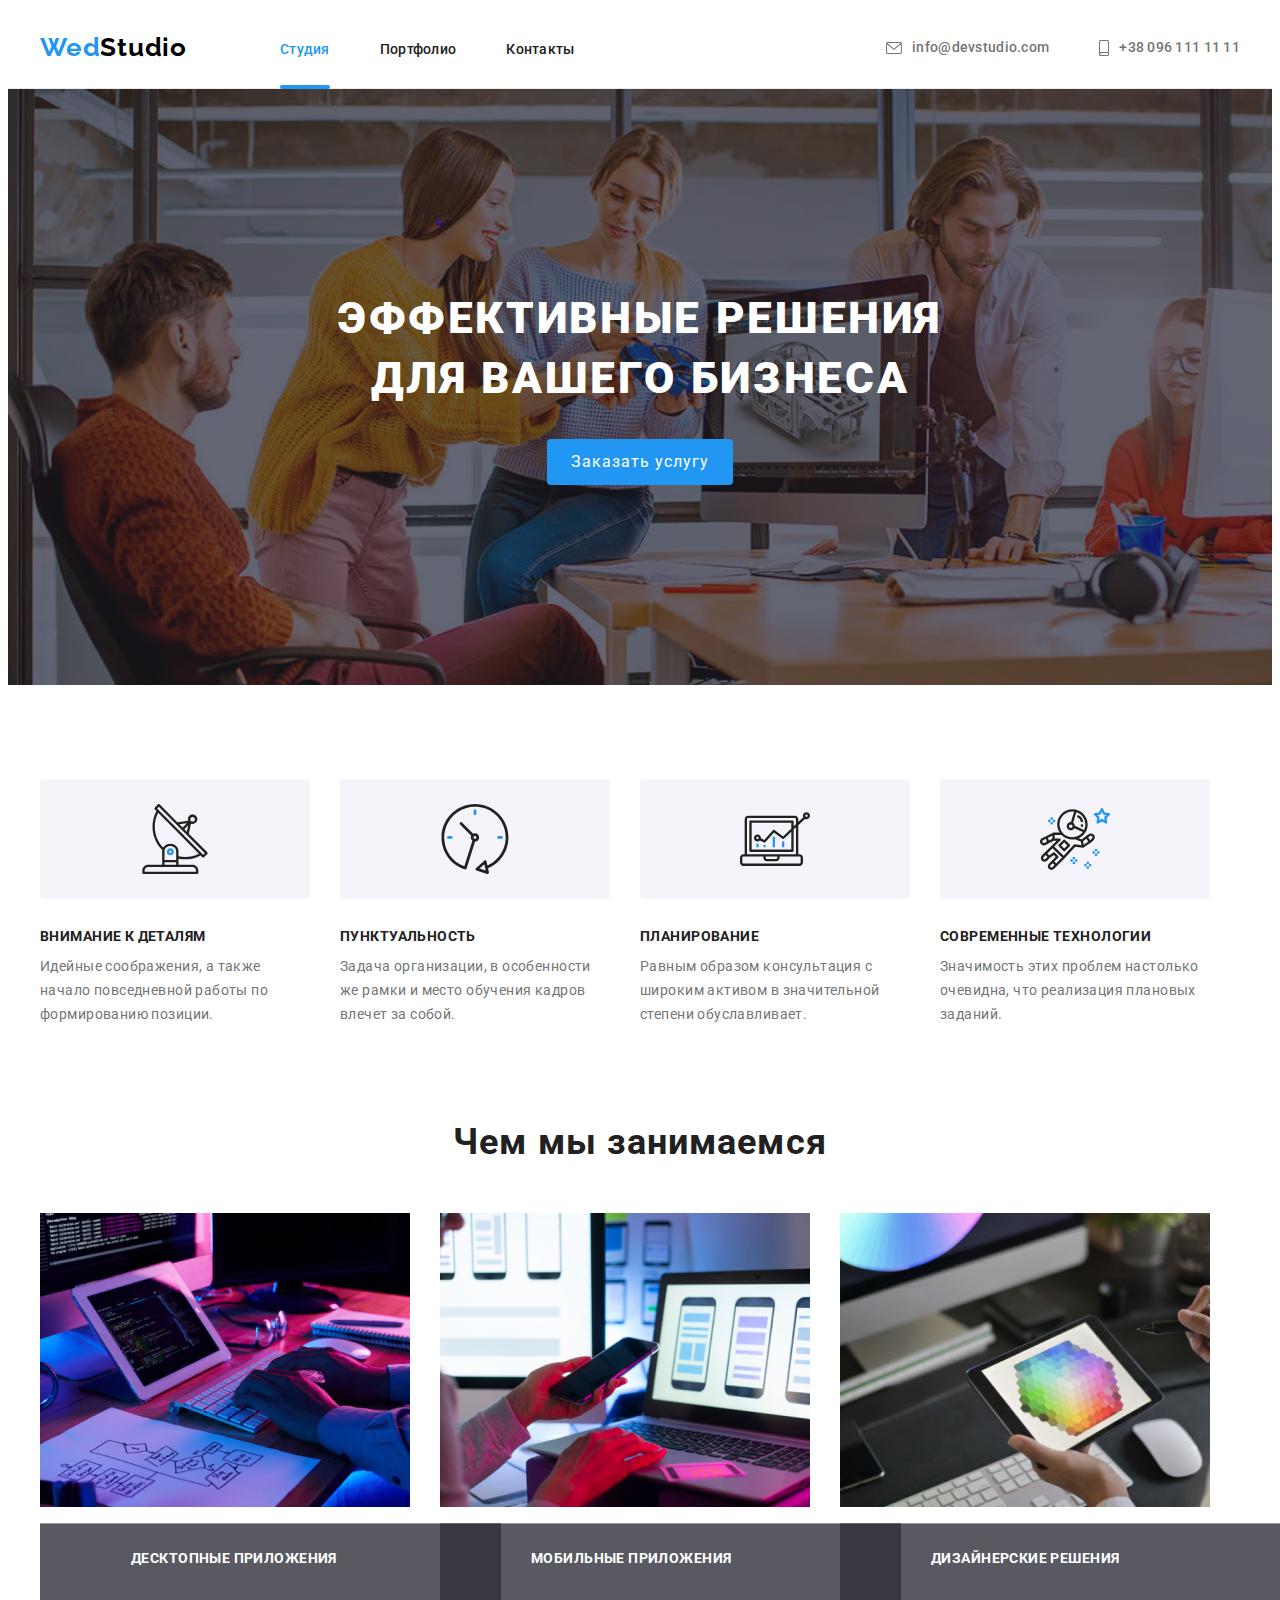
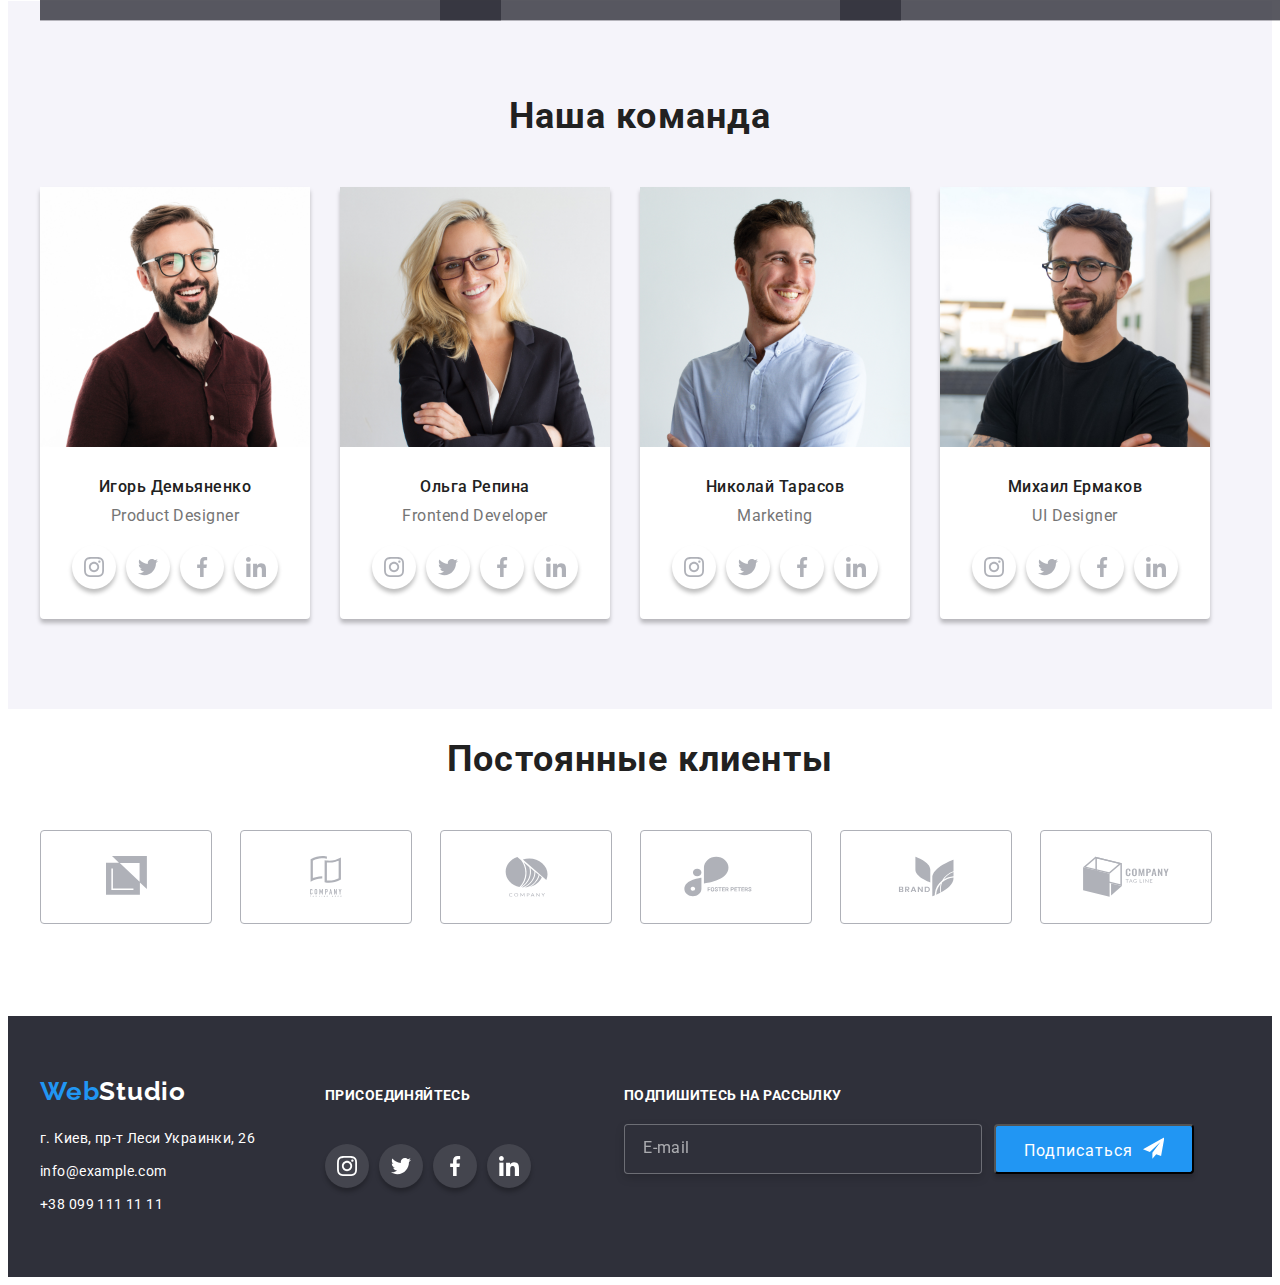
<file: index.html>
<!DOCTYPE html>
<html lang="ru">

<head>
    <meta charset="UTF-8">
    <meta http-equiv="X-UA-Compatible" content="IE=edge">
    <meta name="viewport" content="width=device-width, initial-scale=1.0">
    <title>Web studio</title>
    <link rel="preconnect" href="https://fonts.gstatic.com">
    <link
        href="https://fonts.googleapis.com/css2?family=Raleway:wght@700&family=Roboto:wght@400;500;700;900&display=swap"
        rel="stylesheet">
    <link rel="stylesheet" href="https://cdnjs.cloudflare.com/ajax/libs/modern-normalize/1.1.0/modern-normalize.min.css"
        integrity="sha512-wpPYUAdjBVSE4KJnH1VR1HeZfpl1ub8YT/NKx4PuQ5NmX2tKuGu6U/JRp5y+Y8XG2tV+wKQpNHVUX03MfMFn9Q=="
        crossorigin="anonymous" referrerpolicy="no-referrer">
    <link rel="stylesheet" href="https://cdnjs.cloudflare.com/ajax/libs/animate.css/4.1.1/animate.min.css" />
    <link rel="stylesheet" href="./css/styles.css">
</head>

<body>
    <header class="page-header">
        <div class="container page-header-container">
            <nav class="navigation">
                <a class="logo-link link" href="./index.html"> Wed<span class="letter">Studio</span></a>
                <ul class="menu list">
                    <li class="menu-item">
                        <a class="menu-link current link" href="./pornfolio.html">Студия</a>
                    </li>
                    <li class="menu-item">
                        <a class="menu-link link" href="./pornfolio.html">Портфолио</a>
                    </li>
                    <li class="menu-item">
                        <a class="menu-link link" href="./pornfolio.html">Контакты</a>
                    </li>
                </ul>
            </nav>
            <ul class="menu-address list">
                <li class="menu-info-type ">
                    <a class="info-address link" href="mailto:info@devstudio.com">
                        <svg class="header-icon-web">
                            <use href="./imges/name-icon/symbol-defs.svg#icon-envelope" width="16" height="12"></use>
                        </svg>
                        info@devstudio.com</a>
                </li>
                <li class="menu-info-type">
                    <a class="info-address link" href="tel:+380961111111">
                        <svg class="header-icon-mob">
                            <use href="./imges/name-icon/symbol-defs.svg#icon-smartphone" width="10" height="16"></use>
                        </svg>
                        +38 096 111 11 11</a>
                </li>
            </ul>
        </div>
    </header>
    <main class="main-type">
        <section class="hat-team">
            <!Шапка>
                <div class="hat-item">
                    <h1 class="hat-type ">Эффективные решения для вашего бизнеса</h1>
                    <button class="model-btm" type="button" data-modal-open>Заказать услугу</button>
                </div>
        </section>

        <section class="reature-item">
            <!особенности>
                <div class="container box">
                    <ul class="reature-type list">
                        <li class="reature-item-type">
                            <div class="jpg-name">
                                <svg class="jpg-foto" width="70" height="70">
                                    <use href="./imges/symbol-icon/symbol-defss.svg#icon-antenna-1"></use>
                                </svg>
                            </div>
                            <h3 class="name-link">Внимание к деталям</h3>
                            <p class="text-link">Идейные соображения, а также начало повседневной работы по формированию
                                позиции.</p>
                        </li>
                        <li class="reature-item-type">
                            <div class="jpg-name">
                                <svg class="jpg-foto" width="70" height="70">
                                    <use href="./imges/symbol-icon/symbol-defss.svg#icon-clock-1"></use>
                                </svg>
                            </div>
                            <h3 class="name-link">Пунктуальность</h3>
                            <p class="text-link">Задача организации, в особенности же рамки и место обучения кадров
                                влечет за собой.</p>
                        </li>

                        <li class="reature-item-type">
                            <div class="jpg-name">
                                <svg class="jpg-foto" width="70" height="70">
                                    <use href="./imges/symbol-icon/symbol-defss.svg#icon-diagram-1"></use>
                                </svg>
                            </div>
                            <h3 class="name-link">Планирование</h3>
                            <p class="text-link">Равным образом консультация с широким активом в значительной степени
                                обуславливает.</p>
                        </li>
                        <li class="reature-item-type">
                            <div class="jpg-name">
                                <svg class="jpg-foto" width="70" height="70">
                                    <use href="./imges/symbol-icon/symbol-defss.svg#icon-astronaut-1-1"></use>
                                </svg>
                            </div>
                            <h3 class="name-link">Современные технологии</h3>
                            <p class="text-link">Значимость этих проблем настолько очевидна, что реализация плановых
                                заданий.</p>
                        </li>
                    </ul>
                </div>
        </section>

        <section class="work-item">
            <div class="container box-work">
                <!Чем мы занимаемся>
                    <h2 class="title">Чем мы занимаемся</h2>
                    <ul class="work-img list">
                        <li class="work-img-picture">
                            <div class="work-img-picture-item">
                                <img class="work-picture" src="./imges/work/img4.png" alt="работа за копютером"
                                    width="370" height="294">
                                <p class="label">Десктопные приложения</p>
                            </div>
                        </li>
                        <li class="work-img-picture">
                            <div class="work-img-picture-item">
                                <img class="work-picture" src="./imges/work/img5.png" alt="телефон" width="370"
                                    height="294">
                                <p class="label">Мобильные приложения</p>
                            </div>
                        </li>
                        <li class="work-img-picture">
                            <div class="work-img-picture-item">
                                <img class="work-picture" src="./imges/work/img6.png" alt="планшет" width="370"
                                    height="294">
                                <p class="label">Дизайнерские решения</p>
                            </div>
                        </li>
                    </ul>
            </div>
        </section>

        <section class="our-team">
            <!Наша команда IT>
                <div class="container box-work">
                    <h2 class="title">Наша команда</h2>
                    <ul class="team-person list">
                        <li class="team-item">
                            <img class="team-picture" src="./imges/team/img-56.jpg" alt="Product Designer" width="270"
                                height="368">
                            <div class="item-box">
                                <h3 class="name-worker">Игорь Демьяненко</h3>
                                <p class="profession" lang="en">Product Designer</p>
                                <ul class="web-item">
                                    <li class="web-address list">
                                        <a href="" class="web-icon ">
                                            <svg class="web-icon-top">
                                                <use href="./imges/icon/sprite.svg#instagram"></use>
                                            </svg>
                                        </a>
                                    </li>
                                    <li class="web-address list">
                                        <a href="" class="web-icon ">
                                            <svg class="web-icon-top">
                                                <use href="./imges/icon/sprite.svg#twitter"></use>
                                            </svg>
                                        </a>
                                    </li>
                                    <li class="web-address list">
                                        <a href="" class="web-icon ">
                                            <svg class="web-icon-top">
                                                <use href="./imges/icon/sprite.svg#facebook"></use>
                                            </svg>
                                        </a>
                                    </li>
                                    <li class="web-address list">
                                        <a href="" class="web-icon ">
                                            <svg class="web-icon-top">
                                                <use href="./imges/icon/sprite.svg#linkedin"></use>
                                            </svg>
                                        </a>
                                    </li>
                                </ul>
                            </div>
                        </li>
                        <li class="team-item">
                            <img class="team-picture" src="./imges/team/img-53.jpg" alt="Frontend Developer" width="270"
                                height="368">
                            <div class="item-box">
                                <h3 class="name-worker">Ольга Репина</h3>
                                <p class="profession" lang="en">Frontend Developer</p>
                                <ul class="web-item">
                                    <li class="web-address list">
                                        <a href="" class="web-icon">
                                            <svg class="web-icon-top">
                                                <use href="./imges/icon/sprite.svg#instagram"></use>
                                            </svg>
                                        </a>
                                    </li>
                                    <li class="web-address list">
                                        <a href="" class="web-icon">
                                            <svg class="web-icon-top">
                                                <use href="./imges/icon/sprite.svg#twitter"></use>
                                            </svg>
                                        </a>
                                    </li>
                                    <li class="web-address list">
                                        <a href="" class="web-icon">
                                            <svg class="web-icon-top">
                                                <use href="./imges/icon/sprite.svg#facebook"></use>
                                            </svg>
                                        </a>
                                    </li>
                                    <li class="web-address list">
                                        <a href="" class="web-icon">
                                            <svg class="web-icon-top">
                                                <use href="./imges/icon/sprite.svg#linkedin"></use>
                                            </svg>
                                        </a>
                                    </li>
                                </ul>
                            </div>
                        </li>
                        <li class="team-item">
                            <img class="team-picture" src="./imges/team/img-54.jpg" alt="Marketing" width="270"
                                height="368">
                            <div class="item-box">
                                <h3 class="name-worker">Николай Тарасов</h3>
                                <p class="profession" lang="en">Marketing</p>
                                <ul class="web-item">
                                    <li class="web-address list">
                                        <a href="" class="web-icon">
                                            <svg class="web-icon-top">
                                                <use href="./imges/icon/sprite.svg#instagram"></use>
                                            </svg>
                                        </a>
                                    </li>
                                    <li class="web-address list">
                                        <a href="" class="web-icon">
                                            <svg class="web-icon-top">
                                                <use href="./imges/icon/sprite.svg#twitter"></use>
                                            </svg>
                                        </a>
                                    </li>
                                    <li class="web-address list">
                                        <a href="" class="web-icon">
                                            <svg class="web-icon-top">
                                                <use href="./imges/icon/sprite.svg#facebook"></use>
                                            </svg>
                                        </a>
                                    </li>
                                    <li class="web-address list">
                                        <a href="" class="web-icon">
                                            <svg class="web-icon-top">
                                                <use href="./imges/icon/sprite.svg#linkedin"></use>
                                            </svg>
                                        </a>
                                    </li>
                                </ul>
                            </div>
                        </li>
                        <li class="team-item">
                            <img class="team-picture" src="./imges/team/img-55.jpg" alt="UI Designer" width="270"
                                height="368">
                            <div class="item-box">
                                <h3 class="name-worker">Михаил Ермаков</h3>
                                <p class="profession" lang="en">UI Designer</p>
                                <ul class="web-item">
                                    <li class="web-address list">
                                        <a href="" class="web-icon">
                                            <svg class="web-icon-top">
                                                <use href="./imges/icon/sprite.svg#instagram"></use>
                                            </svg>
                                        </a>
                                    </li>
                                    <li class="web-address list">
                                        <a href="" class="web-icon">
                                            <svg class="web-icon-top">
                                                <use href="./imges/icon/sprite.svg#twitter"></use>
                                            </svg>
                                        </a>
                                    </li>
                                    <li class="web-address list">
                                        <a href="" class="web-icon">
                                            <svg class="web-icon-top">
                                                <use href="./imges/icon/sprite.svg#facebook"></use>
                                            </svg>
                                        </a>
                                    </li>
                                    <li class="web-address list">
                                        <a href="" class="web-icon">
                                            <svg class="web-icon-top">
                                                <use href="./imges/icon/sprite.svg#linkedin"></use>
                                            </svg>
                                        </a>
                                    </li>
                                </ul>
                            </div>
                        </li>
                    </ul>
                </div>
        </section>
        <section>
            <!Наши клиенты>
                <div class="container our-client">
                    <h2 class="client-name">Постоянные клиенты</h2>
                    <ul class="client-type list">
                        <li class="client-link">
                            <a href="" class="client-item ">
                                <svg class="client-svg" width="41" height="47">
                                    <use href="./imges/about-ass/symbol-defs.svg#icon-group-0" width="41" height="47">
                                    </use>
                                </svg>
                            </a>
                        </li>
                        <li class="client-link">
                            <a href="" class="client-item">
                                <svg class="client-svg" width="40" height="52">
                                    <use href="./imges/about-ass/symbol-defs.svg#icon-group-1"></use>
                                </svg>
                            </a>
                        </li>
                        <li class="client-link">
                            <a href="" class="client-item">
                                <svg class="client-svg" width="43" height="41">
                                    <use href="./imges/about-ass/symbol-defs.svg#icon-group-2"></use>
                                </svg>
                            </a>
                        </li>
                        <li class="client-link">
                            <a href="" class="client-item">
                                <svg class="client-svg" width="84" height="41">
                                    <use href="./imges/about-ass/symbol-defs.svg#icon-group-3"></use>
                                </svg>
                            </a>
                        </li>
                        <li class="client-link">
                            <a href="" class="client-item">
                                <svg class="client-svg" width="63" height="45">
                                    <use href="./imges/about-ass/symbol-defs.svg#icon-group-4"></use>
                                </svg>
                            </a>
                        </li>
                        <li class="client-link">
                            <a href="" class="client-item">
                                <svg class="client-svg" width="94" height="44">
                                    <use href="./imges/about-ass/symbol-defs.svg#icon-group-5"></use>
                                </svg>
                            </a>
                        </li>
                    </ul>
                </div>
        </section>
    </main>

    <footer class="footer-link">
        <div class="container box">
            <div class="footer-link-box-one">
                <a class="logo link" href="./index.html">Web<span class="letter-footer">Studio</span></a>
                <ul class="navigation-type list">
                    <li class="navigation-type-address">
                        <a class="type-address link" href="https://goo.gl/maps/59wte7JXXaXPMcsB8" target="_blank"
                            rel="noopener noreferrer">г. Киев, пр-т Леси Украинки, 26</a>
                    </li>
                    <li class="navigation-type-address">
                        <a class="type-address link" href="mailto:info@example.com">info@example.com</a>
                    </li>
                    <li class="navigation-type-address">
                        <a class="type-address link" href="tel:+380991111111">+38 099 111 11 11</a>
                    </li>
                </ul>
            </div>
            <div class="footer-link-box-second">
                <p class="footer-name">Присоединяйтесь</p>
                <ul class="web-item">
                    <li class="web-address list">
                        <a href="" class="web-icon icon-footer">
                            <svg class="web-icon-top web-icon-top-footer">
                                <use href="./imges/icon/sprite.svg#instagram"></use>
                            </svg>
                        </a>
                    </li>
                    <li class="web-address list">
                        <a href="" class="web-icon icon-footer">
                            <svg class="web-icon-top web-icon-top-footer">
                                <use href="./imges/icon/sprite.svg#twitter"></use>
                            </svg>
                        </a>
                    </li>
                    <li class="web-address list">
                        <a href="" class="web-icon icon-footer">
                            <svg class="web-icon-top web-icon-top-footer">
                                <use href="./imges/icon/sprite.svg#facebook"></use>
                            </svg>
                        </a>
                    </li>
                    <li class="web-address list">
                        <a href="" class="web-icon icon-footer">
                            <svg class="web-icon-top web-icon-top-footer">
                                <use href="./imges/icon/sprite.svg#linkedin"></use>
                            </svg>
                        </a>
                    </li>
                </ul>
            </div>
            <div class="footer-link-box-third">
                <p class="footer-name">Подпишитесь на рассылку</p>
                <form action="#" class="footer-form">
                    <label for="email" class="footer-form-label"></label>
                    <input class="footer-form-input" id="email" type="text"
                        pattern="([A-z0-9_.-]{1,})@([A-z0-9_.-]{1,}).([A-z]{2,8})" required placeholder="E-mail">
                    <button type="submit" class="footer-form-btn">Подписаться
                        <svg class="footer-form-btn-imges" width="24" height="24">
                            <use href="./imges/fly/symbol-defs.svg#icon-icon-send-1"></use>
                        </svg>
                    </button>
                </form>
            </div>
        </div>
        </div>
    </footer>

    <div class="backdrop is-hidden " data-modal>
        <div class="modal">
            <button type="button" class="close-btn" data-modal-close>
                <svg class="vector-btn" width="11" height="11">
                    <use href="./imges/vector/symbol-defs.svg#icon-vector"></use>
                </svg>
            </button>
            <p class="modal-form-titel">Оставьте свои данные, мы вам перезвоним</p>
            <form action="">
                <label class="modal-form-label" for="name" minlength="2" pattern="[a-zA-Zа-яёА-ЯЁ]+"
                    title="Имя должно содержать символы кирилицы или латиницы" required>Имя</label>
                <div class="modal-form-name">
                    <input class="modal-form-input" id="name" type="text">
                    <svg class="modal-form-icon" width="18" height="18">
                        <use href="./imges/modal/symbol-defs.svg#icon-vector"></use>
                    </svg>
                </div>
                <label class="modal-form-label" for="phone">Телефон</label>
                <div class="modal-form-name">
                    <input class="modal-form-input" id="phone" type="text" pattern="[0-9]{3}-[0-9]{3}-[0-9]{2}-[0-9]{2}"
                        title="096-000-00-00" required>
                    <svg class="modal-form-icon" width="18" height="18">
                        <use href="./imges/modal/symbol-defs.svg#icon-vector-1"></use>
                    </svg>
                </div>
                <label class="modal-form-label" for="email">Почта</label>
                <div class="modal-form-name">
                    <input class="modal-form-input" id="email" type="text"
                        pattern="([A-z0-9_.-]{1,})@([A-z0-9_.-]{1,}).([A-z]{2,8})" required>
                    <svg class="modal-form-icon" width="18" height="18">
                        <use href="./imges/modal/symbol-defs.svg#icon-vector-2"></use>
                    </svg>
                </div>
                <label class="modal-form-label" for="">Комментарий</label>
                <textarea class="modal-form-textarea" name="comment" id="comment" cols="30" rows="10"
                    placeholder="Введите текст"></textarea>
                <label for="checkbox-text" class="modal-checkbox-text">
                    <input class="checkbox-input visually-hidden" type="checkbox" name="checkbox-text"
                        id="checkbox-text">
                    <span class="checkbox-box"></span>
                    <span class="item-text-checkbox-box">Соглашаюсь с рассылкой и принимаю&nbsp;<a href="#"
                            class="text-checkbox-box">Условия
                            договора</a>
                    </span>
                </label>
                <button type="submit" class="modal-form-btn">Отправить</button>
            </form>
        </div>
    </div>
    <script src="./js/modal.js"></script>
</body>

</html>
</file>
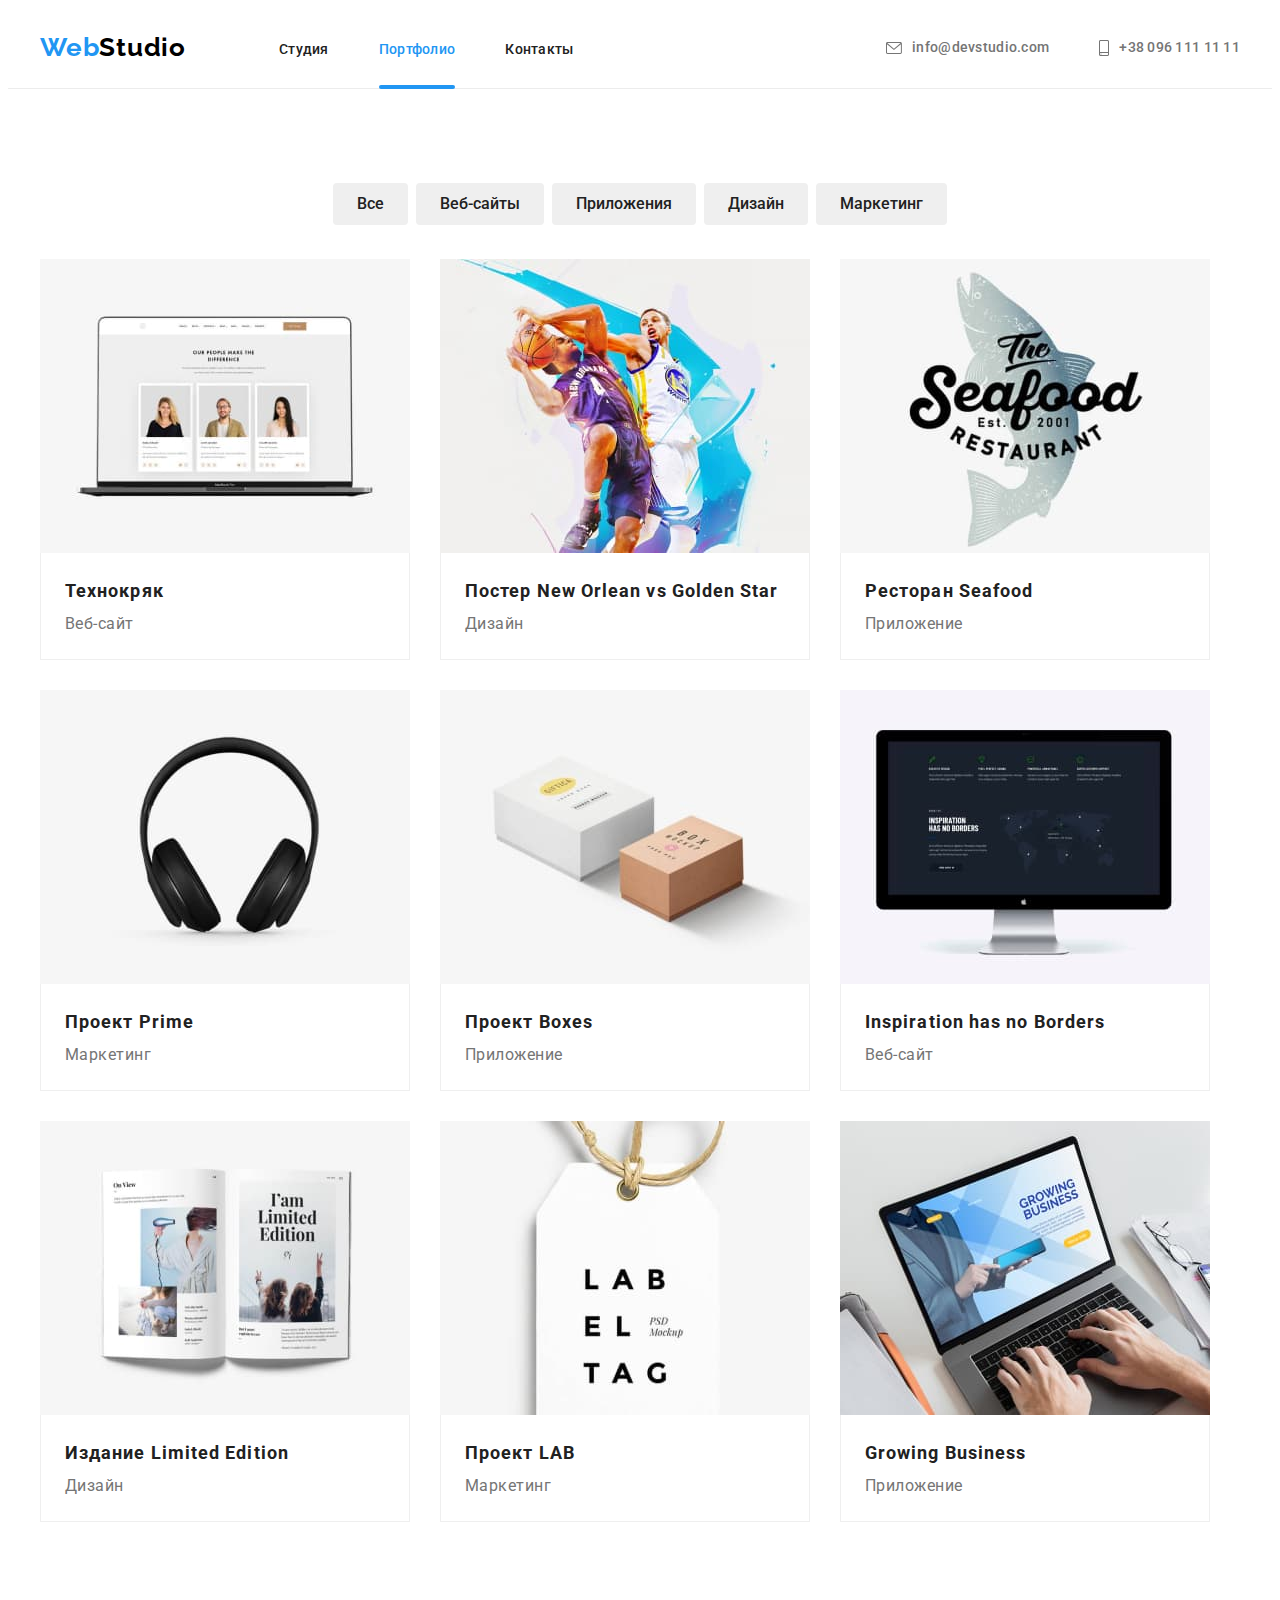
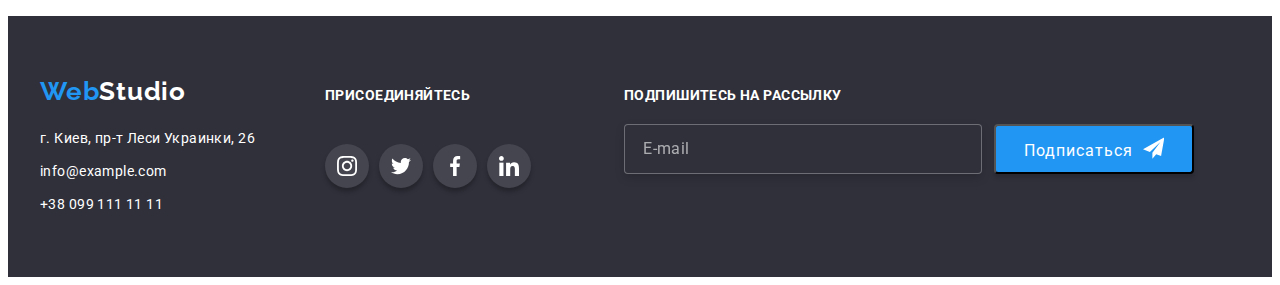
<file: pornfolio.html>
<!DOCTYPE html>
<html lang="ru">

<head>
    <meta charset="UTF-8">
    <meta http-equiv="X-UA-Compatible" content="IE=edge">
    <meta name="viewport" content="width=device-width, initial-scale=1.0">
    <title>Web studio</title>
    <link rel="preconnect" href="https://fonts.gstatic.com">
    <link href="<link rel=" preconnect" href="https://fonts.gstatic.com">
    <link
        href="https://fonts.googleapis.com/css2?family=Raleway:wght@700&family=Roboto:wght@400;500;700;900&display=swap"
        rel="stylesheet">
    <link rel="stylesheet" href="https://cdnjs.cloudflare.com/ajax/libs/modern-normalize/1.1.0/modern-normalize.min.css"
        integrity="sha512-wpPYUAdjBVSE4KJnH1VR1HeZfpl1ub8YT/NKx4PuQ5NmX2tKuGu6U/JRp5y+Y8XG2tV+wKQpNHVUX03MfMFn9Q=="
        crossorigin="anonymous" referrerpolicy="no-referrer">
    <link rel="stylesheet" href="https://cdnjs.cloudflare.com/ajax/libs/animate.css/4.1.1/animate.min.css" />
    <link rel="stylesheet" href="./css/styles.css">
</head>

<body>
    <header class="page-header">
        <div class="container page-header-container">
            <nav class="navigation">
                <a class="logo-link  link" href="./index.html">Web<span class="letter">Studio</span></a>
                <ul class="menu list ">
                    <li class="menu-item">
                        <a class="menu-link link" href="./index.html">Студия</a>
                    </li>
                    <li class="menu-item">
                        <a class="menu-link current link" href="./index.html">Портфолио</a>
                    </li>
                    <li class="menu-item">
                        <a class="menu-link link" href="./index.html">Контакты</a>
                    </li>
                </ul>
            </nav>
            <ul class="menu-address list">
                <li class="menu-info-type">
                    <a class="info-address link" href="mailto:info@devstudio.com ">
                        <svg class="header-icon-web">
                            <use href="./imges/name-icon/symbol-defs.svg#icon-envelope" width="16" height="12"></use>
                        </svg>
                        info@devstudio.com</a>
                </li>
                <li class="menu-info-type">
                    <a class="info-address link" href="tel:+380961111111">
                        <svg class="header-icon-mob">
                            <use href="./imges/name-icon/symbol-defs.svg#icon-smartphone" width="10" height="16"></use>
                        </svg>
                        +38 096 111 11 11</a>
                </li>
            </ul>
        </div>
    </header>
    <main class="">
        <section class="all-section">
            <div class="container ">
                <ul class="filters list">
                    <li class="filter-type">
                        <button class="filter-link" type="button">Все</button>
                    </li>
                    <li class="filter-type">
                        <button class="filter-link" type="button">Веб-сайты</button>
                    </li>
                    <li class="filter-type">
                        <button class="filter-link" type="button">Приложения</button>
                    </li>
                    <li class="filter-type">
                        <button class="filter-link" type="button">Дизайн</button>
                    </li>
                    <li class="filter-type">
                        <button class="filter-link" type="button">Маркетинг</button>
                    </li>
                </ul>
                <ul class="project list">
                    <li class="project-type">
                        <a class="project-item link" href="#0">
                            <div class="project-overlay">
                                <img class="type-picture" src="./imges2/site-work/img-6.jpg" alt="">
                                <p class="overlay">Технокряк это современная площадка распространения коронавируса.
                                    Компании используют эту платформу для цифрового
                                    шпионажа и атак на защищённые сервера конкурентов.</p>
                            </div>
                            <div class="project-box">
                                <h3 class="project-name">Технокряк</h3>
                                <p class="project-filter">Веб-сайт</p>
                            </div>
                        </a>
                    </li>
                    <li class="project-type">
                        <a class="project-item link" href="#0">
                            <div class="project-overlay">
                                <img class="type-picture" src="./imges2/site-work/img-7.jpg" alt="">
                                <p class="overlay">Технокряк это современная площадка распространения коронавируса.
                                    Компании используют эту
                                    платформу для цифрового
                                    шпионажа и атак на защищённые сервера конкурентов.</p>
                            </div>
                            <div class="project-box">
                                <h3 class="project-name">Постер <span lang="en">New Orlean vs Golden Star</span></h3>
                                <p class="project-filter">Дизайн</p>
                            </div>
                        </a>
                    </li>
                    <li class="project-type">
                        <a class="project-item link" href="#0">
                            <div class="project-overlay">
                                <img class="type-picture" src="./imges2/site-work/img-9.jpg" alt="">
                                <p class="overlay">Технокряк это современная площадка распространения коронавируса.
                                    Компании используют эту
                                    платформу для цифрового
                                    шпионажа и атак на защищённые сервера конкурентов.</p>
                            </div>

                            <div class="project-box">
                                <h3 class="project-name">Ресторан <span lang="en">Seafood</span></h3>
                                <p class="project-filter">Приложение</p>
                            </div>
                        </a>
                    </li>
                    <li class="project-type">
                        <a class="project-item link" href="#0">
                            <div class="project-overlay">
                                <img class="type-picture" src="./imges2/site-work/img-10.jpg" alt="">
                                <p class="overlay">Технокряк это современная площадка распространения коронавируса.
                                    Компании используют эту
                                    платформу для цифрового
                                    шпионажа и атак на защищённые сервера конкурентов.</p>
                            </div>

                            <div class="project-box">
                                <h3 class="project-name">Проект <span lang="en">Prime</span></h3>
                                <p class="project-filter">Маркетинг</p>
                            </div>
                        </a>
                    </li>
                    <li class="project-type">
                        <a class="project-item link" href="#0">
                            <div class="project-overlay">
                                <img class="type-picture" src="./imges2/site-work/img-11.jpg" alt="">
                                <p class="overlay">Технокряк это современная площадка распространения коронавируса.
                                    Компании используют эту
                                    платформу для цифрового
                                    шпионажа и атак на защищённые сервера конкурентов.</p>
                            </div>

                            <div class="project-box">
                                <h3 class="project-name">Проект <span lang="en">Boxes</span></h3>
                                <p class="project-filter">Приложение</p>
                            </div>
                        </a>
                    </li>
                    <li class="project-type">
                        <a class="project-item link" href="#0">
                            <div class="project-overlay">
                                <img class="type-picture" src="./imges2/site-work/img-12.jpg" alt="">
                                <p class="overlay">Технокряк это современная площадка распространения коронавируса.
                                    Компании используют эту
                                    платформу для цифрового
                                    шпионажа и атак на защищённые сервера конкурентов.</p>
                            </div>

                            <div class="project-box">
                                <h3 class="project-name" lang="en">Inspiration has no Borders</h3>
                                <p class="project-filter">Веб-сайт</p>
                            </div>
                        </a>
                    </li>
                    <li class="project-type">
                        <a class="project-item link" href="#0">
                            <div class="project-overlay">
                                <img class="type-picture" src="./imges2/site-work/img-13.jpg" alt="">
                                <p class="overlay">Технокряк это современная площадка распространения коронавируса.
                                    Компании используют эту
                                    платформу для цифрового
                                    шпионажа и атак на защищённые сервера конкурентов.</p>
                            </div>

                            <div class="project-box">
                                <h3 class="project-name">Издание <span lang="en">Limited Edition</span></h3>
                                <p class="project-filter">Дизайн</p>
                            </div>
                        </a>
                    </li>
                    <li class="project-type">
                        <a class="project-item link" href="#0">
                            <div class="project-overlay">
                                <img class="type-picture" src="./imges2/site-work/img-14.jpg" alt="">
                                <p class="overlay">Технокряк это современная площадка распространения коронавируса.
                                    Компании используют эту
                                    платформу для цифрового
                                    шпионажа и атак на защищённые сервера конкурентов.</p>
                            </div>

                            <div class="project-box">
                                <h3 class="project-name">Проект <span lang="en">LAB</span></h3>
                                <p class="project-filter">Маркетинг</p>
                            </div>
                        </a>
                    </li>
                    <li class="project-type">
                        <a class="project-item link" href="#0">
                            <div class="project-overlay">
                                <img class="type-picture" src="./imges2/site-work/img-15.jpg" alt="">
                                <p class="overlay">Технокряк это современная площадка распространения коронавируса.
                                    Компании используют эту
                                    платформу для цифрового
                                    шпионажа и атак на защищённые сервера конкурентов.</p>
                            </div>

                            <div class="project-box">
                                <h3 class="project-name" lang="en">Growing Business</h3>
                                <p class="project-filter">Приложение</p>
                            </div>
                        </a>
                    </li>
                </ul>
            </div>
        </section>
    </main>

    <footer class="footer-link">
        <div class="container box">
            <div class="box-work footer-block">
                <nav class="footer-navigation">
                    <a class="logo link" href="./index.html">Web<span class="letter-footer">Studio</span></a>
                    <ul class="navigation-type list">
                        <li class="navigation-type-address">
                            <a class="type-address link" href="https://goo.gl/maps/59wte7JXXaXPMcsB8" target="_blank"
                                rel="noopener noreferrer">г. Киев,
                                пр-т Леси Украинки, 26
                            </a>
                        </li>
                        <li class="navigation-type-address">
                            <a class="type-address link" href="mailto:info@example.com">info@example.com</a>
                        </li>
                        <li class="navigation-type-address">
                            <a class="type-address link" href="tel:+380991111111">+38 099 111 11 11</a>
                        </li>
                    </ul>
                </nav>
            </div>
            <div class="box-work-item">
                <p class="footer-name">Присоединяйтесь</p>
                <ul class="web-item">
                    <li class="web-address list">
                        <a href="" class="web-icon icon-footer">
                            <svg class="web-icon-top web-icon-top-footer">
                                <use href="./imges/icon/sprite.svg#instagram"></use>
                            </svg>
                        </a>
                    </li>
                    <li class="web-address list">
                        <a href="" class="web-icon icon-footer">
                            <svg class="web-icon-top web-icon-top-footer">
                                <use href="./imges/icon/sprite.svg#twitter"></use>
                            </svg>
                        </a>
                    </li>
                    <li class="web-address list">
                        <a href="" class="web-icon icon-footer">
                            <svg class="web-icon-top web-icon-top-footer">
                                <use href="./imges/icon/sprite.svg#facebook"></use>
                            </svg>
                        </a>
                    </li>
                    <li class="web-address list">
                        <a href="" class="web-icon icon-footer">
                            <svg class="web-icon-top web-icon-top-footer">
                                <use href="./imges/icon/sprite.svg#linkedin"></use>
                            </svg>
                        </a>
                    </li>
                </ul>
            </div>
            <div class="footer-link-box-third">
                <p class="footer-name">Подпишитесь на рассылку</p>
                <form action="#" class="footer-form">
                    <label for="email" class="footer-form-label"></label>
                    <input class="footer-form-input" id="email" type="text"
                        pattern="([A-z0-9_.-]{1,})@([A-z0-9_.-]{1,}).([A-z]{2,8})" required placeholder="E-mail">
                    <button class="footer-form-btn">Подписаться
                        <svg class="footer-form-btn-imges" width="24" height="24">
                            <use href="./imges/fly/symbol-defs.svg#icon-icon-send-1"></use>
                        </svg>
                    </button>
                </form>
            </div>
        </div>
    </footer>
</body>

</html>
</file>
<file: css/styles.css>
:root {
  --main-font: "Roboto", sans-serif;
  --secondary-font: "Raleway", sans-serif;
  --accent-color: #2196f3;
  --text-accent-color: #212121;
  --border-color: #ececec;
  --border-portfolio-color: #eeee;
  --modal-form-input:rgba(33,33,33,0.2);
  --textarea:rgba(117, 117, 117, 0.5);
}
h1,
h2,
h3,
h4,
h5,
h6,
p {
  margin-top: 0;
  margin-bottom: 0;
}
ul,
ol {
  margin-top: 0;
  margin-bottom: 0;
  padding-left: 0;
  margin: 0;
  padding: 0;
}
img {
  display: block;
  max-width: 100%;
}
.container {
  width: 1200px;
  margin: 0 auto;
  padding-left: 15px;
  padding-right: 15px;
}

.list {
  list-style: none;
}
.link {
  text-decoration: none;
}
body {
  font-family: var(--main-font);
  font-weight: 700;
}

/*---Header---*/

.box {
  display: flex;
  align-items: baseline;
}
.box-work {
  display: block;
 /* margin-right: 93px;*/
}
.page-header-container {
  display: flex;
  align-items: center;
}
.page-header {
  border-bottom: 1px solid var(--border-color);
}
.page-header.container {
  display: block;
  align-items: center;
}
.navigation {
  display: flex;
  align-items: center;
}
.menu {
  display: flex;
  align-items: center;
}

.navigation.logo-link {
  margin-right: 93px;
}
.logo-link {
  font-family: var(--secondary-font);
  font-size: 26px;
  line-height: 1.19;
  letter-spacing: 0.03em;
  text-align: left;
  color: var(--accent-color);
  padding-top: 24px;
  padding-bottom: 25px;
  margin-right: 93px;
}

.menu-item:not(:last-child) {
  margin-right: 50px;
}
.letter {
  color: black;
}

.menu-link {
  font-weight: 500;
  font-size: 14px;
  line-height: 1.14;
  letter-spacing: 0.02em;
  text-align: left;
  color: var(--text-accent-color);
  padding-top: 32px;
  padding-bottom: 32px;
  position: relative;
}
.menu-link:hover,
.menu-link:focus {
  color: var(--accent-color);
  fill: var(--accent-color);
  transition: fill 250ms cubic-bezier(0.4, 0, 0.2, 1),
    border 250ms cubic-bezier(0.4, 0, 0.2, 1);
}
.menu-link.current {
  color: var(--accent-color);
}
.menu-address {
  display: flex;
  margin-left: auto;
}
.menu-info-type:not(:last-child) {
  margin-right: 50px;
}

.info-address {
  display: flex;
  font-weight: 500;
  font-size: 14px;
  line-height: 1.14;
  letter-spacing: 0.02em;
  align-items: center;
  color: #757575;
  fill: #757575;
  padding-top: 32px;
  padding-bottom: 32px;
  transition: color 250ms linear, cubic-bezier(0.4, 0, 0.2, 1);
}
.info-address:hover,
.info-address:focus {
  color: var(--accent-color);
  transition: fill 250ms, border 250ms cubic-bezier(0.4, 0, 0.2, 1);
}
.header-icon-web {
  height: 12px;
  width: 16px;
  left: 1052px;
  top: 34px;
  border-radius: 0px;
  margin-right: 10px;
  fill: currentColor;
}

.header-icon-mob {
  height: 16px;
  width: 10px;
  left: 1243px;
  top: 32px;
  border-radius: 0px;
  margin-right: 10px;
  fill: currentColor;
}
/*Шапка*/
.hat-team {
  background-color: #c4c4c4;
  max-width: 1600px;
  padding-top: 200px;
  padding-bottom: 200px;
  text-align: center;
  background-image: linear-gradient(
      rgba(47, 48, 58, 0.4),
      rgba(47, 48, 58, 0.4)
    ),
    url(../imges/hero/bg.jpg);
  background-size: cover;
}

.hat-item {
  /*background-color: #2f303a;*/
  text-align: center;
}

.hat-type {
  font-weight: 900;
  font-size: 44px;
  line-height: 1.36;
  letter-spacing: 0.06em;
  text-align: center;
  text-transform: uppercase;
  color: #ffffff;
  width: 696px;
  margin: 0 auto;
  margin-bottom: 30px;
}
.model-btm {
  font-family: inherit;
  font-size: 16px;
  line-height: 1.88;
  letter-spacing: 0.06em;
  text-align: center;
  cursor: pointer;
  color: #ffffff;
  background-color: #2196f3;
  border-color: transparent;
  border-radius: 4px;
  padding: 6px 22px;
}
.model-btm:hover,
.model-btm:focus {
  background-color: var(--accent-color);
  color: #ffff;
}
/*Особености*/
.reature-type {
  display: flex;
}
.reature-item {
  padding-top: 94px;
}
.name-link {
  font-size: 14px;
  line-height: 1.14;
  letter-spacing: 0.03em;
  text-align: left;
  text-transform: uppercase;
  margin-bottom: 10px;
  color: var(--text-accent-color);
}
.text-link {
  font-weight: 400;
  font-size: 14px;
  line-height: 1.71;
  letter-spacing: 0.03em;
  text-align: left;
  color: #757575;
}
.reature-item-type + .reature-item-type {
  margin-left: 30px;
}
.reature-item-type {
  width: 270px;
}
/*Чем мы занимаемся*/
.jpg-name {
  width: 270px;
  height: 120px;
  background-color: #f5f4fa;
  display: flex;
  align-items: center;
  justify-content: center;
  border-radius: 4px;
  margin-bottom: 30px;
}

.work-item {
  padding-top: 94px;
  padding-bottom: 94px;
}
.title {
  font-size: 36px;
  line-height: 1.17;
  letter-spacing: 0.03em;
  text-align: center;
  color: var(--text-accent-color);
  margin-bottom: 50px;
}
.work-picture {
  height: 294px;
  width: 370px;
  left: 615px;
  top: 1061px;
  border-radius: 0px;
}
.work-img {
  display: flex;
}
.work-img-picture + .work-img-picture {
  margin-left: 30px;
}
.work-img-picture-item {
  position: relative;
}
.label {
  position: absolute;
  height: 70px;
  width: 370px;
  left: 0;
  top: 0;
  background: rgba(47, 48, 58, 0.8);
  padding-top: 27px;
  padding-left: 91px;

  font-family: var(--main-font);
  font-style: normal;
  font-weight: bold;
  font-size: 14px;
  line-height: 16px;
  letter-spacing: 0.03em;
  text-transform: uppercase;
  color: #ffffff;

  transform: translateY(320%);
}
/*Наша команда*/
.footer-block {
  margin-right: 70px;
}

.web-icon {
  height: 44px;
  width: 44px;
  border-radius: 100%;
  display: flex;
  align-items: center;
  justify-content: center;

  background-color: #ffffff;
  background-position: center;
  background-repeat: no-repeat;
  box-shadow: 0px 4px 4px rgba(0, 0, 0, 0.25);
  /*transition: color 250ms linear, cubic-bezier(0.4, 0, 0.2, 1);*/
}
.web-icon:hover,
.web-icon:focus {
  background-color: var(--accent-color);
  transition: fill 250ms cubic-bezier(0.4, 0, 0.2, 1),
    border 250ms cubic-bezier(0.4, 0, 0.2, 1);
}
.web-icon:hover .web-icon-top,
.web-icon:focus .web-icon-top {
  fill: var #ffffff;
}
.web-icon:hover .web-icon-top-footer,
.web-icon:focus .web-icon-top-footer {
  fill: #ffffff;
}
.web-icon.current {
  color: var(--accent-color);
}
.web-item {
  display: flex;
  width: 206px;
  justify-content: space-between;
  padding-top: 20px;
}
.web-icon-top {
  height: 20px;
  width: 20px;
  border-radius: 50%px;
  fill: #afb1b8;
}
.our-team {
  background-color: #f5f4fa;
  margin-bottom: 29px;
  padding-top: 94px;
}
.team-person {
  display: flex;
  padding-bottom: 90px;
}
.team-item {
  background-color: #ffffff;
  box-shadow: 0px 4px 4px 0px #00000040;
  border-radius: 0px 0px 4px 4px;
}
.team-item + .team-item {
  margin-left: 30px;
}
.name-worker {
  font-weight: 500;
  font-size: 16px;
  line-height: 1.19;
  letter-spacing: 0.03em;
  text-align: center;
  color: var(--text-accent-color);
  margin-bottom: 10px;
}
.profession {
  font-weight: 400;
  font-size: 16px;
  line-height: 19px;
  letter-spacing: 0.03em;
  text-align: center;
  color: #757575;
}
.team-picture {
  height: 260px;
  width: 270px;
  left: 815px;
  top: 1635px;
  border-radius: 0px;
}
.item-box {
  padding-top: 30px;
  padding-bottom: 30px;
  padding-left: 32px;
  padding-right: 32px;
}
/*Наши клиенты*/
.our-client {
  margin-bottom: 94px;
}
.client-link {
  height: 92px;
  width: 170px;
}
.client-link:not(:last-child) {
  margin-right: 30px;
}
.client-item:hover,
.client-item:focus {
  border-color: var(--accent-color);
  transition: fill 250ms cubic-bezier(0.4, 0, 0.2, 1),
    border 250ms cubic-bezier(0.4, 0, 0.2, 1);
}
.client-item:hover .client-svg,
.client-item:focus .client-svg {
  fill: var(--accent-color);
  transition: fill 250ms cubic-bezier(0.4, 0, 0.2, 1),
    border 250ms cubic-bezier(0.4, 0, 0.2, 1);
}
.client-name {
  font-size: 36px;
  line-height: 1.17;
  letter-spacing: 0.03em;
  text-align: center;
  color: var(--text-accent-color);
  margin-bottom: 50px;
}
.client-type {
  display: flex;
}

.client-item {
  display: flex;
  justify-content: center;
  align-items: center;
  height: 60px;
  width: 106px;
  height: 92px;
  width: 170px;
  border: 1px solid #afb1b8;
  border-radius: 4px;
}

.client-svg {
  background-position: 16px 32px;
  height: 41px;
  justify-content: center;
  align-items: center;
  fill: #afb1b8;
}

/*Footer*/
.footer-link-box-one {
  margin-right: 70px;
}
.footer-link {
  background: #2f303a;
  padding: 60px 0;
}
.footer-link .logo-link {
  margin-bottom: 20px;
  display: block;
}
.footer-name {
  font-size: 14px;
  line-height: 1.14;
  letter-spacing: 0.03em;
  text-transform: uppercase;
  color: #ffff;
  margin-bottom: 20px;

}
.logo {
  font-family: var(--secondary-font);
  font-size: 26px;
  line-height: 1.19;
  letter-spacing: 0.03em;
  text-align: left;
  color: var(--accent-color);
  margin-bottom: 20px;
}
.navigation-type-address + .navigation-type-address {
  margin-top: 9px;
}
.type-address {
  font-weight: 400;
  font-size: 14px;
  line-height: 1.71;
  letter-spacing: 0.03em;
  text-align: left;
  color: #ffff;
  /*transition: color 250ms linear, cubic-bezier(0.4, 0, 0.2, 1);*/
}
.type-address:hover,
.type-address:focus {
  color: rgb(178, 187, 204);
  transition: fill 250ms cubic-bezier(0.4, 0, 0.2, 1),
    border 250ms cubic-bezier(0.4, 0, 0.2, 1);
}
.letter-footer {
  color: #ffffff;
}
.web-item {
  padding-top: 20px;
}
.icon-footer {
  background: rgba(255, 255, 255, 0.1);
  box-shadow: 0px 4px 4px rgba(0, 0, 0, 0.25);
}
.web-icon-top-footer {
  fill: #ffffff;
}

.footer-link-box-second{
  font-size: 14px;
  line-height: 1.14;
  letter-spacing: 0.03em;
  text-transform: uppercase;
  color: #ffff;
  margin-right: 93px;
}
.footer-link-box-third{
  font-size: 14px;
  line-height: 1.14;
  letter-spacing: 0.03em;
  text-transform: uppercase;
  color: #ffff;
}
.footer-form{
  display: flex;
}
.footer-form-input{
  width: 358px;
  height: 50px;
  border: 1px solid rgba(255, 255, 255, 0.3);
  box-sizing: border-box;
  filter: drop-shadow(0px 4px 4px rgba(0, 0, 0, 0.15));
  border-radius: 4px;
  margin-right: 12px;
  background-color:  #2F303A;
  color: #ffff;
}
.footer-form-input:hover,
.footer-form-input:focus{
  border-color: var(--accent-color);
}
.footer-form-input::placeholder{
  height: 20px;
  width: 47px;
  padding-left: 16px;
  padding-top: 15px ;
  padding-bottom: 15px;
  letter-spacing: 0.03em;
  font-family:var(--main-font);
  font-size: 16px;
  line-height: 20px;
  color: #FFFFFF99;
}
.footer-form-btn{
  height: 50px;
  width: 200px;
 background: var(--accent-color);
 box-shadow: 0px 4px 4px rgba(0, 0, 0, 0.15);
 border-radius: 4px;
 letter-spacing: 0.06em;
 font-family: var(--main-font);
 font-size: 16px;
 line-height: 30px;
 color: #FFFFFF;
 padding: 10px 28px;
 display: flex;
}
.footer-form-btn-imges{
  margin-left: 10px;
}
/* ==== footer end====*/
.backdrop {
  position: fixed;
  top: 0;
  left: 0;
  width: 100%;
  height: 100%;
  background: rgba(0, 0, 0, 0.2);
  transition: opacity 500ms linear, visibility 500ms linear;
}
.modal {
  position: absolute;
  padding: 40px;
  top: 50%;
  left: 50%;
  height: 581px;
  width: 528px;
  background-color: #ffffff;
  transform: translate(-50%, -50%);
}
.modal-form-titel{
  font-family: Roboto;
 font-style: normal;
 font-weight: bold;
 font-size: 20px;
 line-height: 23px;
 text-align: center;
 letter-spacing: 0.03em;
 color: #212121;
 text-align: center;
 margin-bottom: 12px;
}
.modal-form-icon{
  position: absolute;
  top: 50%;
  left: 12px;
  transform: translateY(-50%);

}
.modal-form-name{
  position: relative;
  margin-bottom: 10px;
}
.modal-form-input{
  width:100% ;
  height: 40px;
  border: 1px solid var(--modal-form-input);
 border-radius: 4px;
 padding-left: 42px;
 outline: none;
}
.modal-form-input:hover,
.modal-form-input:focus{
  border-color: var(--accent-color);
}
.modal-form-input:hover +.modal-form-icon,
.modal-form-input:focus +.modal-form-icon{
 fill: var(--accent-color);
}
.modal-form-label{
  font-family:var(--main-font);
 font-style: normal;
 font-weight: normal;
 font-size: 12px;
 line-height: 14px;
 letter-spacing: 0.01em;
 color: #757575;
 margin-bottom: 4px;
 display: block;
}
.close-btn {
  position: absolute;
  top: 8px;
  right: 8px;
  width: 30px;
  height: 30px;
  background-color: transparent;
  border: 1px solid rgba(0, 0, 0, 0.1);
  border-radius: 50%;
  cursor: pointer;
}
.close-btn:hover,
.close-btn:focus{
  fill: var(--accent-color);
  border-color: var(--accent-color);
}
.modal-form-textarea{
  width: 100%;
  height: 120px;
  border: 1px solid var(--modal-form-input);
  border-radius: 4px;
  resize: none;
  padding: 12px 16px;
  outline: none;
  margin-bottom: 20px;
}
.modal-form-textarea::placeholder{
  font-family:var(--main-font);
 font-size: 14px;
 line-height: 16px;
 letter-spacing: 0.01em;
 color: var(--textarea);
}
.modal-form-textarea:focus,
.modal-form-textarea:focus{
  border-color: var(--accent-color);
}
.checkbox-box{
 height: 15px;
 width: 16px;
 border: 2px solid var(--text-accent-color);
 display: block;
 border-radius: 2px;
 margin-right: 8px;

}
.checkbox-input:focus+.checkbox-box{
  border-color: var(--accent-color);
}
.checkbox-input:checked +.checkbox-box{
  background-color: var(--accent-color);
  background-image: url(../imges/modal/vector-3.svg);
  border-color: transparent;
  background-repeat: no-repeat;
  background-position:center ;
  background-origin: border-box;
}
.modal-checkbox-text{
  display: flex;
  margin-bottom: 30px;
  align-items: center;
}
.item-text-checkbox-box{
  font-family:var(--main-font);
 font-size: 14px;
 line-height: 24px;
 letter-spacing: 0.03em;
 color: #757575;
}
.text-checkbox-box{
  color: var(--accent-color);
  align-items: stretch;
}

.visually-hidden {
  position: absolute;
  width: 1px;
  height: 1px;
  margin: -1px;
  border: 0;
  padding: 0;
  
  white-space: nowrap;
  clip-path: inset(100%);
  clip: rect(0 0 0 0);
  overflow: hidden;
}
.modal-form-btn{
  background-color:var(--accent-color);
  box-shadow: 0px 4px 4px rgba(0, 0, 0, 0.15);
  border-radius: 4px;
  border-color: transparent;
  cursor: pointer;
  color: #ffffff;
  padding: 10px 55px;
  display: block;
  margin: 0 auto;
}

.is-hidden {
  opacity: 0;
  visibility: hidden;
  pointer-events: none;
}
/*===========Portfolio===========*/
/*button filters*/
.all-section {
  padding-top: 94px;
  padding-bottom: 94px;
}
.footer-navigation {
  display: block;
  align-items: center;
}
.navigation-type {
  margin-top: 20px;
}
.menu-left {
  display: flex;
  align-items: center;
}
.current::after {
  content: "";
  height: 4px;
  width: 100%;
  border-radius: 2px;
  background: #2196f3;
  display: block;
  position: absolute;
  left: 0;
  bottom: 0;
}
.filters {
  display: flex;
  justify-content: center;
  margin-bottom: 34px;
}
.filter-type:not(:last-child) {
  margin-right: 8px;
}

.project {
  display: flex;
  flex-wrap: wrap;
  margin-left: -30px;
  margin-top: -30px;
}
.project-type {
  margin-left: 30px;
  margin-top: 30px;
}
.project-item:hover,
.project-item:focus {
  box-shadow: 0px 1px 1px rgba(0, 0, 0, 0.12), 0px 4px 4px rgba(0, 0, 0, 0.06),
    1px 4px 6px rgba(0, 0, 0, 0.16);
}
.project-type:hover .overlay {
  transform: translateY(0%);
}
.project-item {
  display: block;
}
.project-box {
  padding-left: 24px;
  padding-right: 24px;
  padding-top: 20px;
  padding-bottom: 20px;
  border: 1px solid var(--border-portfolio-color);
  border-top: none;
}
.filter-link {
  font-family: inherit;
  font-size: 16px;
  font-weight: 500;
  line-height: 1.63;
  text-align: center;
  color: #212121;
  border-color: transparent;
  border-radius: 4px;
  padding: 6px 22px;
}
.filter-link:hover,
.filter-link:focus {
  background-color: var(--accent-color);
  color: #ffff;
  box-shadow: 0px 4px 4px 0px #00000040;
}

.filter-link.current {
  background-color: var(--accent-color);
  color: #ffff;
  transition: fill 250ms, border 250ms cubic-bezier(0.4, 0, 0.2, 1);
}
.project-overlay {
  position: relative;
  overflow: hidden;
}
.overlay {
  position: absolute;
  top: 0;
  left: 0;
  width: 100%;
  height: 100%;
  background: rgba(33, 150, 243, 0.9);

  color: #ffffff;
  padding-left: 24px;
  padding-top: 64px;
  padding-right: 24px;
  font-family: var(--main-font);
  text-align: left;
  font-style: normal;
  font-weight: normal;
  font-size: 18px;
  line-height: 28px;
  letter-spacing: 0.03em;

  overflow: auto;
  transform: translateY(100%);
  transition: transform 250ms linear;
}
.box-work-item {
  display: block;
 margin-right: 93px;
}

/* Project object*/
.project-name {
  font-size: 18px;
  line-height: 2;
  letter-spacing: 0.06em;
  color: var(--text-accent-color);
}
.project-filter {
  font-weight: 400;
  font-size: 16px;
  line-height: 1.88;
  letter-spacing: 0.03em;
  text-align: left;
  color: #757575;
}
.type-picture {
  height: 294px;
  width: 370px;
  left: 215px;
  top: 262px;
}
</file>
